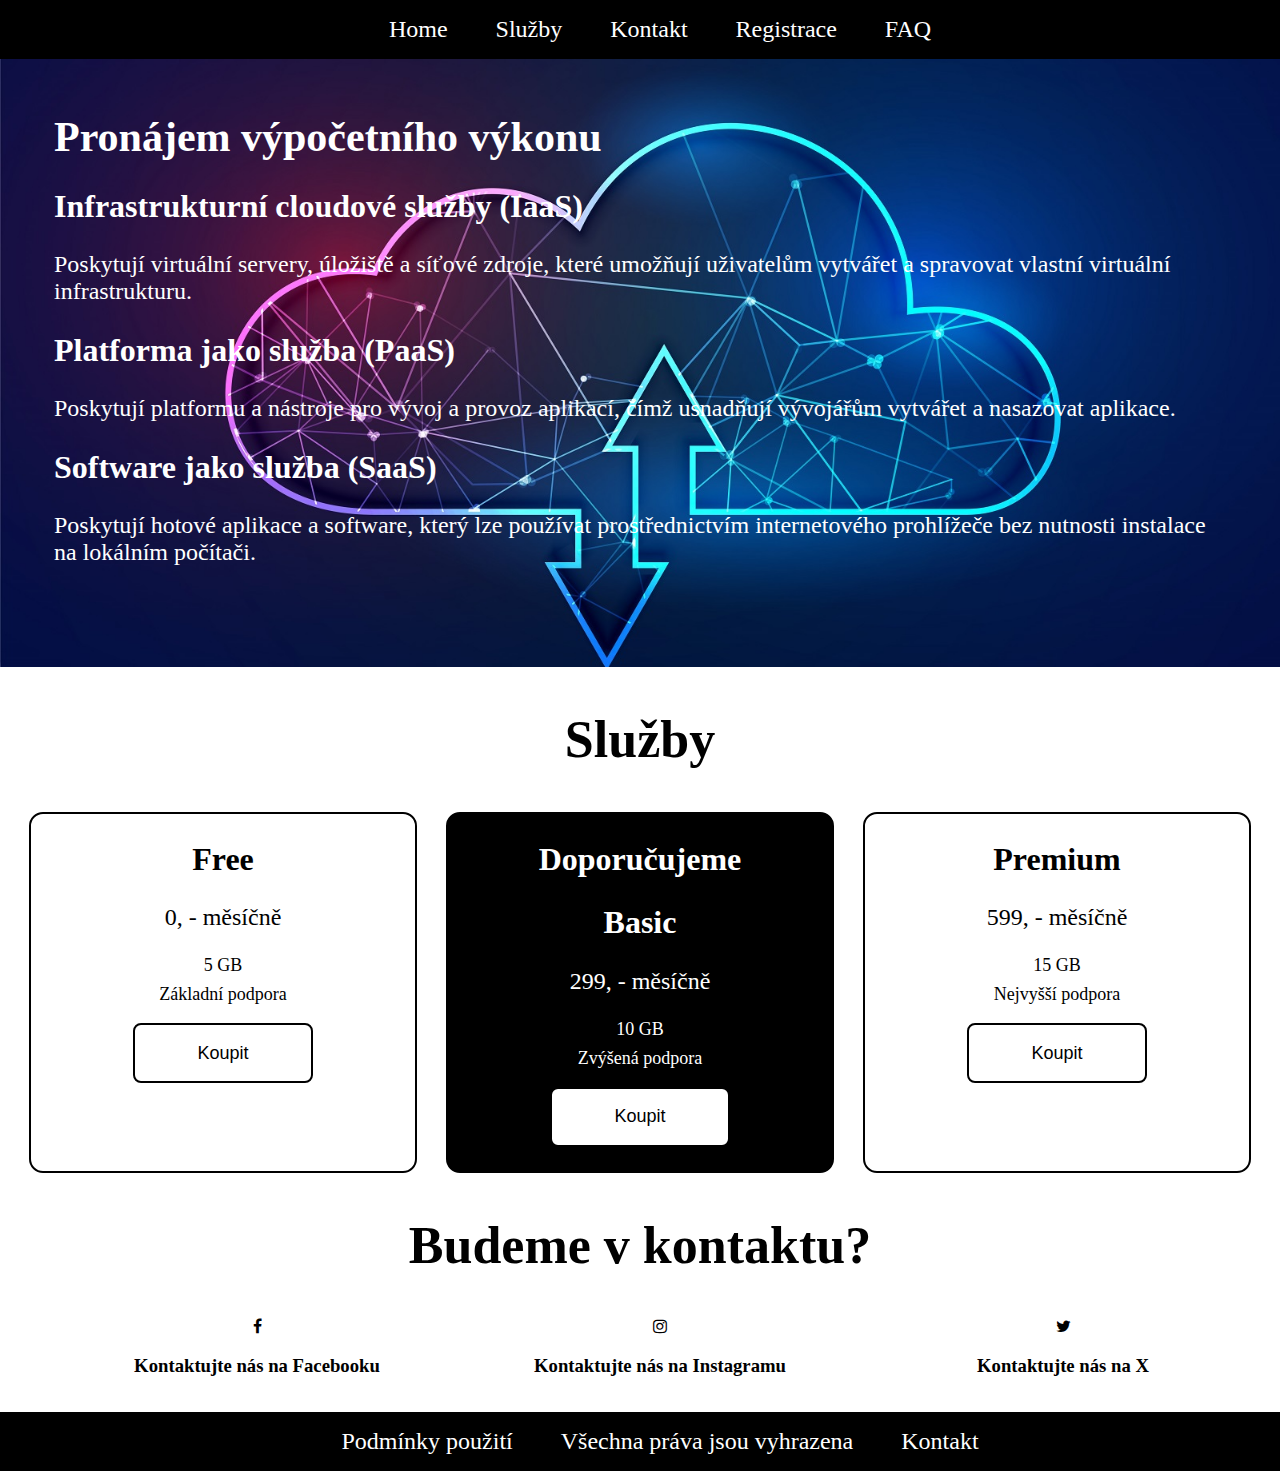
<file: index.html>
<!DOCTYPE html>
<html lang="en">
<head>
    <meta charset="UTF-8">
    <title>Webový hosting</title>
    <link>
    <link rel="stylesheet" href="assets/styles/styles.css">
    <link rel="stylesheet" href="https://cdnjs.cloudflare.com/ajax/libs/font-awesome/4.7.0/css/font-awesome.min.css">
</head>
<body>
<header>
    <nav class="navigation-menu">
        <ul class="nav-links">
            <li class="nav-link">Home</li>
            <li class="nav-link"><a href="services.html">Služby</a></li>
            <li class="nav-link"><a href="kontakt.html">Kontakt</a></li>
            <li class="nav-link"><a href="registration/index.html">Registrace</a></li>
            <li class="nav-link"><a href="úkol/index.html">FAQ</a></li>
        </ul>
    </nav>
</header>
<main>
    <div class="main-page-info">
         <h1 class="main-heading">Pronájem výpočetního výkonu</h1>
        <h2>Infrastrukturní cloudové služby (IaaS)</h2>
        <p>Poskytují virtuální servery, úložiště a síťové zdroje, které umožňují uživatelům vytvářet a spravovat vlastní virtuální infrastrukturu.</p>
        <h2>Platforma jako služba (PaaS)</h2>
        <p>Poskytují platformu a nástroje pro vývoj a provoz aplikací, čímž usnadňují vývojářům vytvářet a nasazovat aplikace.</p>
        <h2>Software jako služba (SaaS)</h2>
        <p>Poskytují hotové aplikace a software, který lze používat prostřednictvím internetového prohlížeče bez nutnosti instalace na lokálním počítači.</p>
    </div>
</main>
<h2 class="services-heading">Služby</h2>
     <div class="main-page-services">
         <div class="service-item">
             <h2>Free</h2>
             <p>0, - měsíčně</p>
             <ul class="service-description">
                 <li>5 GB </li>
                 <li>Základní podpora</li>
             </ul>
             <button class="service-btn-buy">Koupit</button>
         </div>
         <div class="service-item recommended">
             <h2 class="headinig-recommended"> Doporučujeme</h2>
             <h2>Basic</h2>
             <p>299, - měsíčně</p>
             <ul class="service-description">
                 <li>10 GB</li>
                 <li>Zvýšená podpora</li>
             </ul>
             <button class="service-btn-buy">Koupit</button>
         </div>
         <div class="service-item">
             <h2>Premium</h2>
             <p>599, - měsíčně</p>
             <ul class="service-description">
                 <li>15 GB</li>
                 <li>Nejvyšší podpora</li>
             </ul>
             <button class="service-btn-buy">Koupit</button>
         </div>
     </div>
    <h2 class="social-media-heading">Budeme v kontaktu?</h2>
     <div class="main-page-social-media">
         <ul class="social-media-items">
             <li class="social-media-item">
                 <i class="fa fa-facebook" style="color: black"></i>
                 <h3>Kontaktujte nás na Facebooku</h3>
             </li>
             <li class="social-media-item">
                 <i class="fa fa-instagram" style="color: black"></i>
                 <h3>Kontaktujte nás na Instagramu</h3>
             </li>
             <li class="social-media-item">
                 <i class="fa fa-twitter" style="color: black"></i>
                 <h3>Kontaktujte nás na X</h3>
             </li>
         </ul>
     </div>
</body>
<header>
    <nav class="navigation-menu">
        <ul class="nav-links">
            <li class="nav-link">Podmínky použití</li>
            <li class="nav-link">Všechna práva jsou vyhrazena</li>
            <li class="nav-link">Kontakt</li>
        </ul>
    </nav>
</header>
</html>
</file>
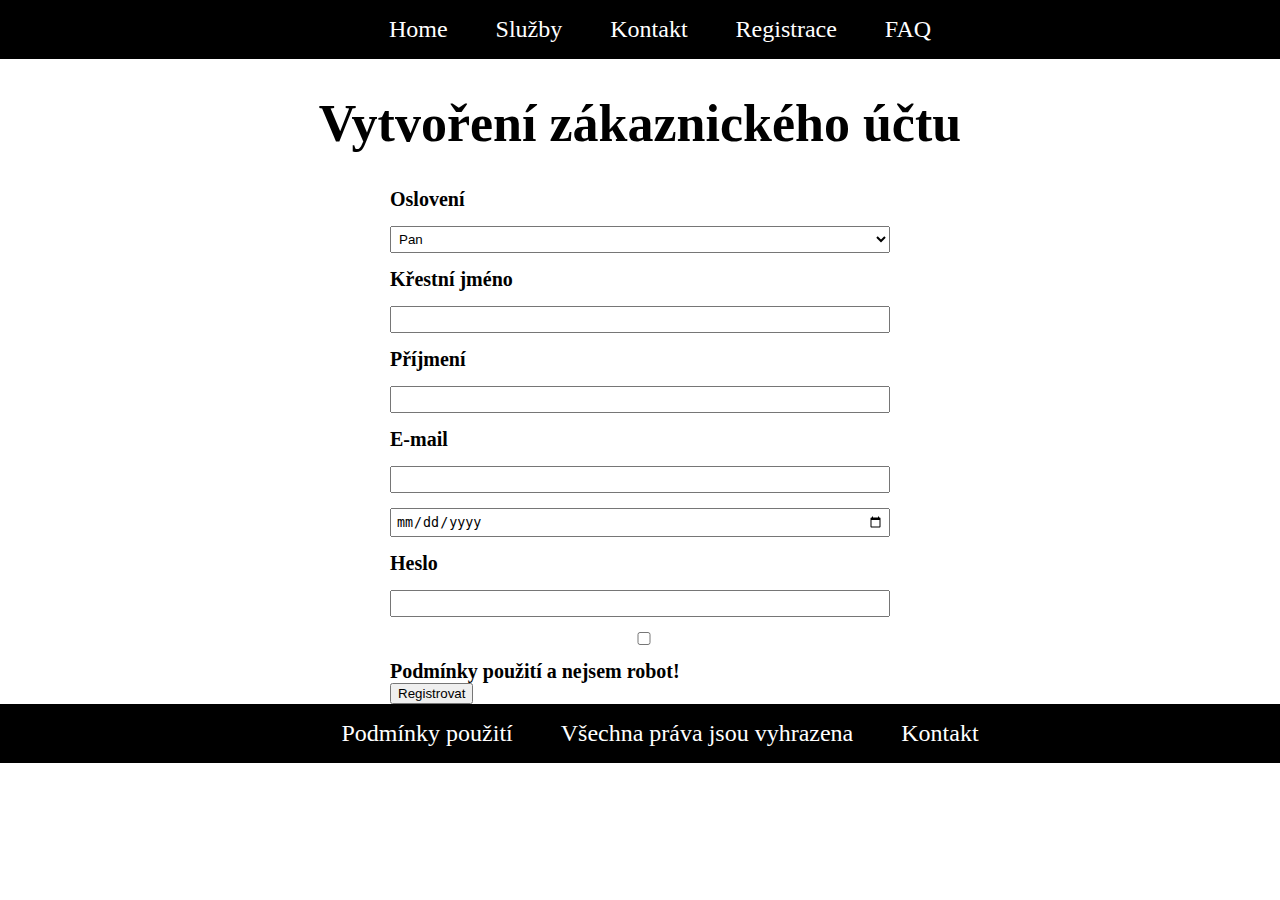
<file: registration/index.html>
<!DOCTYPE html>
<html lang="en">
<head>
  <meta charset="UTF-8">
  <title>Registrace</title>
  <link rel="stylesheet" href="form.css">
  <link rel="stylesheet" href="/assets/styles/styles.css">
</head>
<body>
<header>
  <nav class="navigation-menu">
    <ul class="nav-links">
      <li class="nav-link"><a href="../index.html">Home</a></li>
      <li class="nav-link"><a href="../services.html">Služby</a></li>
      <li class="nav-link"><a href="../kontakt.html">Kontakt</a></li>
      <li class="nav-link"><a href="/registration/index.html">Registrace</a></li>
      <li class="nav-link"><a href="../úkol/index.html">FAQ</a></li>
    </ul>
  </nav>
</header>
<main>
  <h1 class="registration-heading">Vytvoření zákaznického účtu</h1>
  <form class="sign-up-form">
    <label for="title">Oslovení</label>
        <select id="title">
          <option>Pan</option>
          <option>Paní</option>
          <option>Nevím</option>
        </select>
    <label for="first-name">Křestní jméno</label>
    <input type="text" id="first-name">
    <label for="last-name">Příjmení</label>
    <input type="text" id="last-name">
    <label for="mail">E-mail</label>
    <input type="email" id="mail">
    <label for="birth-date"></label>
    <input type="date" id="birth-date">
    <label for="password">Heslo</label>
    <input type="password" id="password">
    <input type="checkbox" id="agree-terms">
    <label for="agree-terms">Podmínky použití a nejsem robot!</label>
    <button type="submit">Registrovat</button>
  </form>
</main>
<footer>
  <nav class="navigation-menu">
    <ul class="nav-links">
      <li class="nav-link">Podmínky použití</li>
      <li class="nav-link">Všechna práva jsou vyhrazena</li>
      <li class="nav-link">Kontakt</li>
    </ul>
  </nav>
</footer>
</body>
</html>
</file>
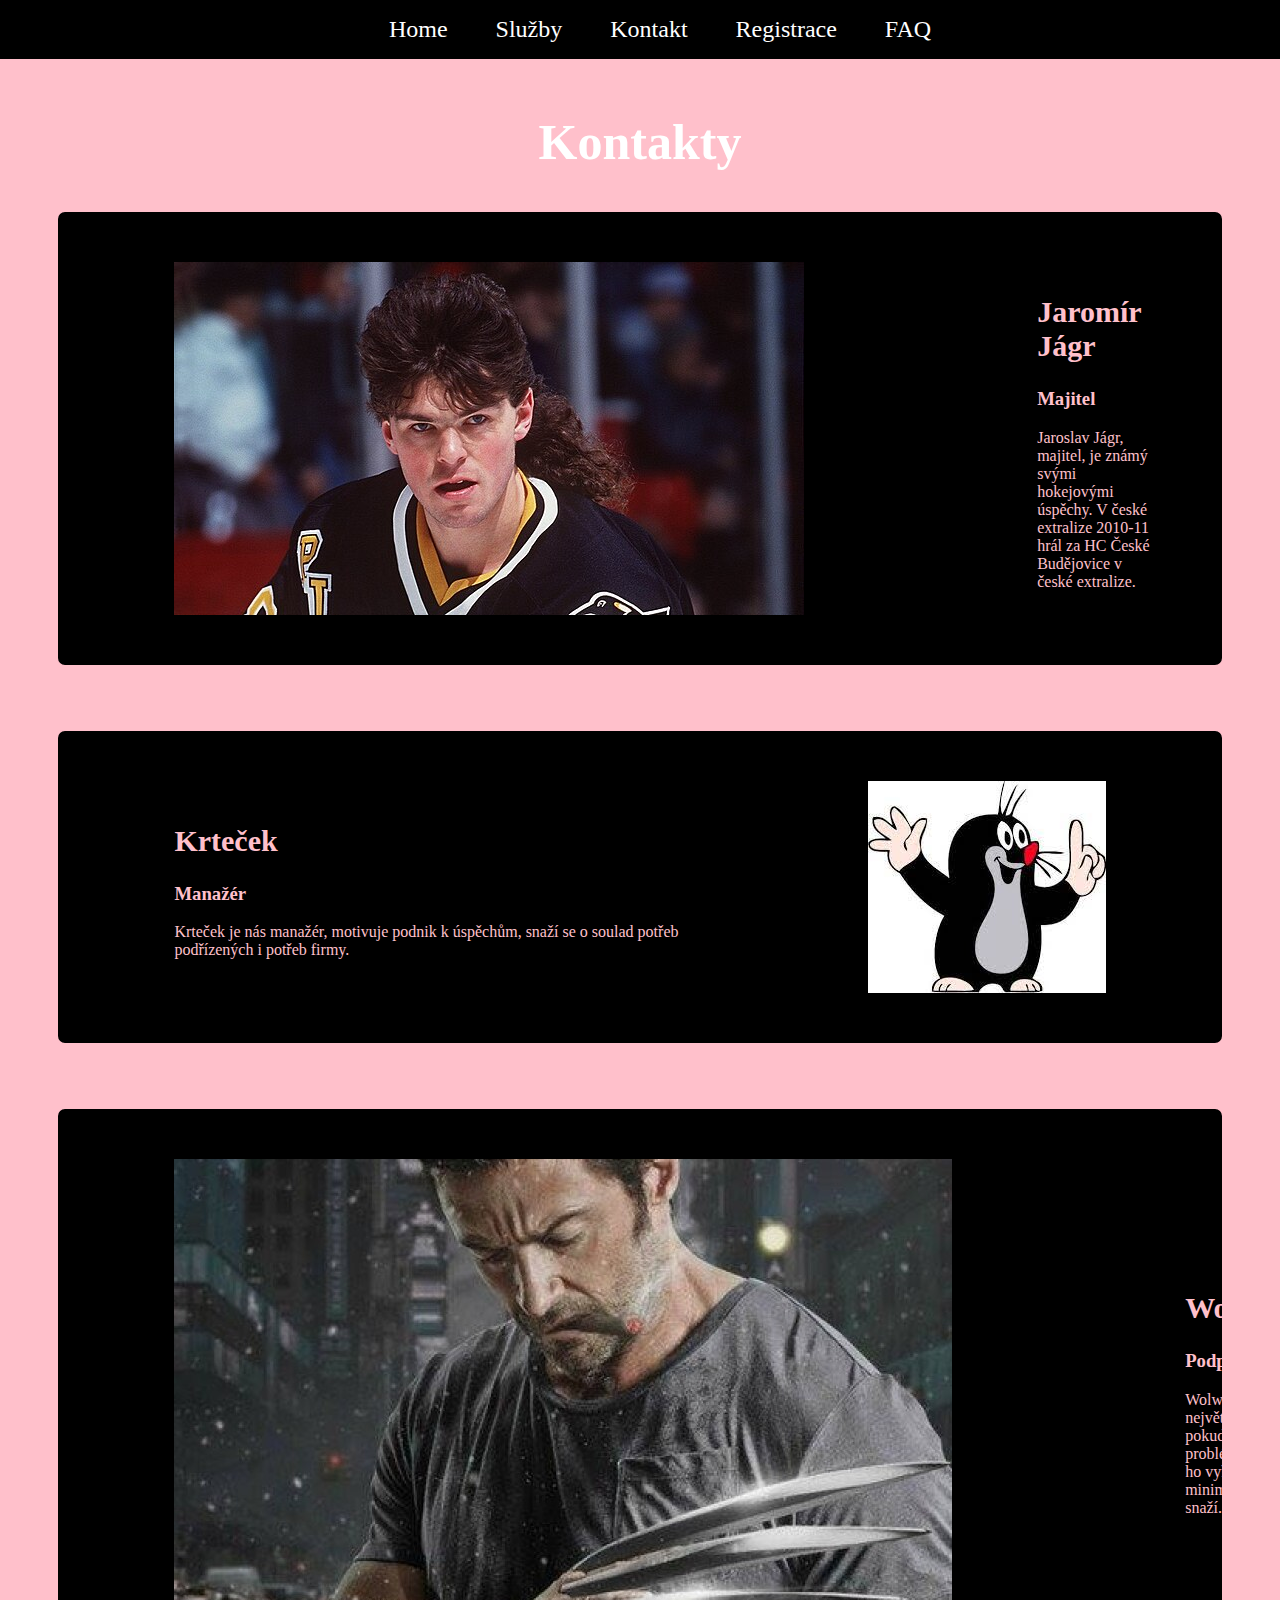
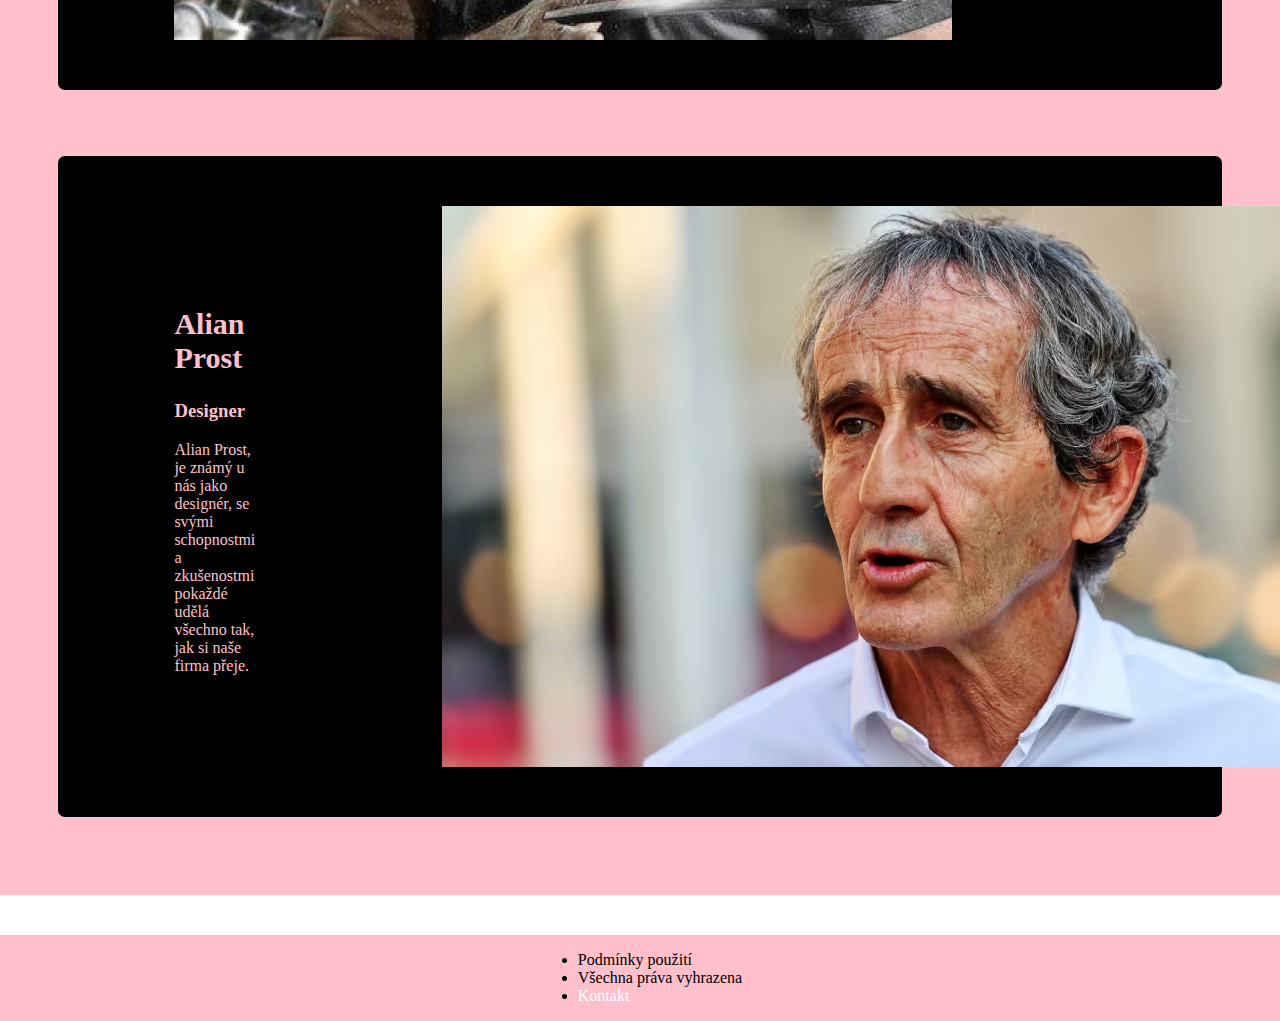
<file: kontakt.html>
<!DOCTYPE html>
<html lang="cs">
<head>
    <meta charset="UTF-8">
    <title>Kontakty</title>
    <link rel="stylesheet" href="assets/styles/styles.css">
</head>
<header>
    <nav class="navigation-menu">
        <ul class="nav-links">
            <li class="nav-link"><a href="index.html">Home</a></li>
            <li class="nav-link"><a href="services.html">Služby</a></li>
            <li class="nav-link"><a href="kontakt.html">Kontakt</a></li>
            <li class="nav-link"><a href="registration/index.html">Registrace</a></li>
            <li class="nav-link"><a href="úkol/index.html">FAQ</a></li>
        </ul>
    </nav>
</header>
<body>
<main class="kontakty">
    <h1>Kontakty</h1>
    <div class="kontakt-main">
        <img src="/assets/images/jaroslav.jpg" alt="Jane">
        <div class="kontakt-info">
            <h2>Jaromír Jágr</h2>
            <h3>Majitel</h3>
            <p>Jaroslav Jágr, majitel, je známý svými hokejovými úspěchy. V české extralize 2010-11 hrál za HC České Budějovice v české extralize.</p>
        </div>
    </div>

    <div class="kontakt-main">
        <div class="kontakt-info">
            <h2>Krteček</h2>
            <h3>Manažér</h3>
            <p>Krteček je nás manažér, motivuje podnik k úspěchům, snaží se o soulad potřeb podřízených i potřeb firmy.</p>
        </div>
        <img src="/assets/images/krtecek.jpg" alt="Druhá osoba">
    </div>

    <div class="kontakt-main">
        <img src="/assets/images/wolverine.jpg" alt="Třetí osoba">
        <div class="kontakt-info">
            <h2>Wolverine</h2>
            <h3>Podpora</h3>
            <p>Wolwerine je u náš největší podpora, pokud je nějaký problém, vždycky ho vyřeší nebo se minimálně o to snaží.</p>
        </div>
    </div>

    <div class="kontakt-main">
        <div class="kontakt-info">
            <h2>Alian Prost</h2>
            <h3>Designer</h3>
            <p>Alian Prost, je známý u nás jako designér, se svými schopnostmi a zkušenostmi pokaždé udělá všechno tak, jak si naše firma přeje. </p>
        </div>
        <img src="/assets/images/alian.jpg" alt="Čtvrtá osoba">
    </div>
</main>
<footer>
    <nav class="footer-menu">
        <ul class="footer-links">
            <li class="footer-link">Podmínky použití</li>
            <li class="footer-link">Všechna práva vyhrazena</li>
            <li class="footer-link"><a href="kontakt.html">Kontakt</a></li>
        </ul>
    </nav>
</footer>
</body>
</file>
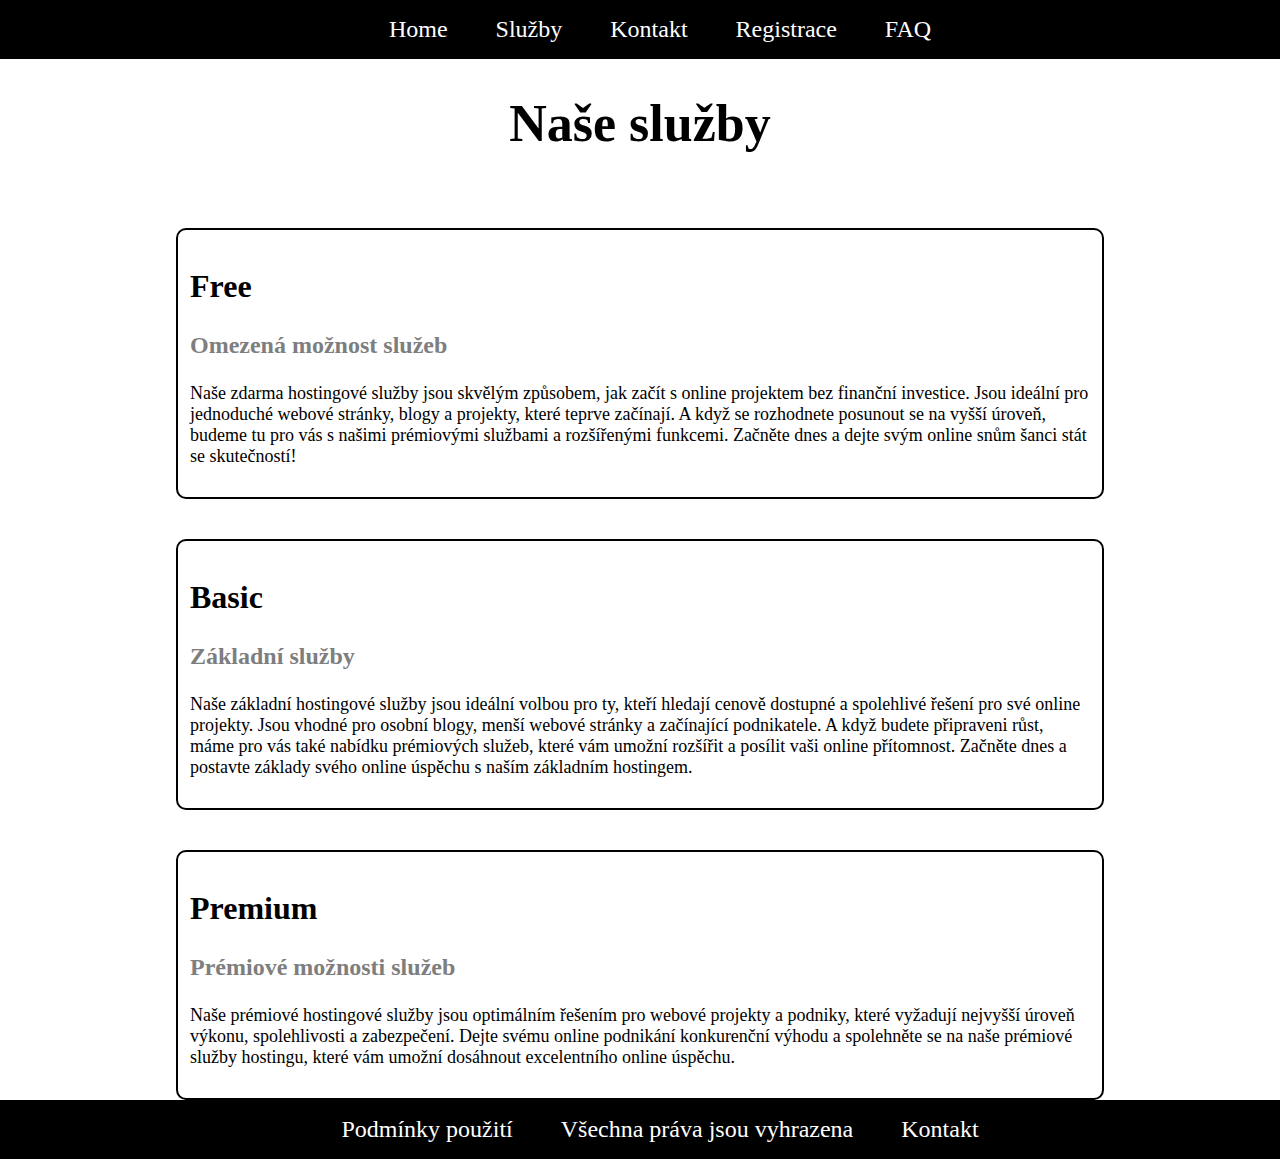
<file: services.html>
<!DOCTYPE html>
<html lang="en">
<head>
    <meta charset="UTF-8">
    <title>Služby</title>
    <link rel="stylesheet" href="assets/styles/styles.css">
    <link rel="stylesheet" href="https://cdnjs.cloudflare.com/ajax/libs/font-awesome/4.7.0/css/font-awesome.min.css">
</head>
<body>
<header>
  <nav class="navigation-menu">
    <ul class="nav-links">
      <li class="nav-link"><a href="index.html">Home</a></li>
      <li class="nav-link"><a href="services.html">Služby</a></li>
      <li class="nav-link"><a href="kontakt.html">Kontakt</a></li>
      <li class="nav-link"><a href="registration/index.html">Registrace</a></li>
      <li class="nav-link"><a href="úkol/index.html">FAQ</a></li>
    </ul>
  </nav>
</header>
<main>
  <h1 class="services-heading">Naše služby</h1>
  <div class="services-container"></div>
    <div class="service-card">
      <h2>Free</h2>
      <h3>Omezená možnost služeb</h3>
      <p>Naše zdarma hostingové služby jsou skvělým způsobem, jak začít s online projektem bez finanční investice. Jsou ideální pro jednoduché webové stránky, blogy a projekty, které teprve začínají. A když se rozhodnete posunout se na vyšší úroveň, budeme tu pro vás s našimi prémiovými službami a rozšířenými funkcemi. Začněte dnes a dejte svým online snům šanci stát se skutečností!</p>
    </div>
    <div class="service-card">
      <h2>Basic</h2>
      <h3>Základní služby</h3>
      <p>Naše základní hostingové služby jsou ideální volbou pro ty, kteří hledají cenově dostupné a spolehlivé řešení pro své online projekty. Jsou vhodné pro osobní blogy, menší webové stránky a začínající podnikatele. A když budete připraveni růst, máme pro vás také nabídku prémiových služeb, které vám umožní rozšířit a posílit vaši online přítomnost. Začněte dnes a postavte základy svého online úspěchu s naším základním hostingem.
      </p>
    </div>
    <div class="service-card">
      <h2>Premium</h2>
      <h3>Prémiové možnosti služeb</h3>
      <p>Naše prémiové hostingové služby jsou optimálním řešením pro webové projekty a podniky, které vyžadují nejvyšší úroveň výkonu, spolehlivosti a zabezpečení. Dejte svému online podnikání konkurenční výhodu a spolehněte se na naše prémiové služby hostingu, které vám umožní dosáhnout excelentního online úspěchu.</p>
    </div>
</main>
<footer>
  <nav class="navigation-menu">
    <ul class="nav-links">
      <li class="nav-link">Podmínky použití</li>
      <li class="nav-link">Všechna práva jsou vyhrazena</li>
      <li class="nav-link">Kontakt</li>
    </ul>
  </nav>
</footer>
</body>
</html>
</file>
<file: assets/styles/styles.css>
.nav-links {
    list-style: none;
    display: flex;
}

.navigation-menu {
    display: flex;
    justify-content: center;
    background-color: #000000
}
body{
    margin: 0;
}
.nav-link {
    margin-left: 24px;
    margin-right: 24px;
    font-size: 24px;
    color: #ffff
}

.main-page-info {
    background-image: url("/assets/images/cloud-background.jpg");
    background-size: cover;
    background-repeat: no-repeat;
    height: 500px;
    background-position: center;
    padding: 54px;
    color: #ffff;
    font-size: 24px;

}

.main-heading {
    color: #ffff;
    font-size: 42px;
    margin: 0;
    /* padding-left: 32px;
     padding-right: 32px;*/

}

.main-page-info h2 {
    font-size: 32px;
}

.main-page-info p {
    font-size: 24px;
}

.services-heading, .social-media-heading, .registration-heading, .registration-heading- {
    font-size: 52px;
    text-align: center;
}

.main-page-services {
    display: flex;
    justify-content: space-evenly;
    width: 100%;
}

.service-item {
    border-style: solid;
    border-color: #000000;
    border-width: 2px;
    width: 30%;
    text-align: center;
    border-radius: 14px;
}

.service-item h2 {
    font-size: 32px;
}

.service-item p {
    font-size: 24px;

}

.service-item ul {
    list-style: none;
    padding: 0;
}

.service-description {
    list-style: none;
    padding: 4px;
    font-size: 18px;
}

.service-item.recommended {
    background-color: #000000;
    color: #ffff;
}

.service-description li {
    margin: 8px;
}

.service-btn-buy {
    width: 180px;
    height: 60px;
    margin-bottom: 24px;
    font-size: 18px;
    border: solid 2px #000000;
    border-radius: 8px;
    background-color: #ffff;
}

.service-btn-buy:hover {
    color: #ffff;
    background-color: #000000;

}

.heading-recommended {
    background-color: #ffff;
    color: #000000;
    text-align: center;
}

.social-media-items {
    list-style: none;
    display: flex;
    justify-content: space-evenly;
    text-align: center;
}

.fa {
    font-size: 10px;
}

.fa:hover {
    color: rgba(122, 122, 122);

}

.footer-menu {
    display: flex;
    justify-content: center;
    background-color: pink;
    width: 100%;
    margin-top: 40px;
}

.social-media-item {
    width: 30%;
}

a:link {
    text-decoration: none;
    color:white;
}
a:active {
    text-decoration: none;
    color:white;
}
a{
    color: white;
}
.kontakt-main {
    display: flex;
    align-items: center;
    margin-bottom: 50px;
    border-style: solid;
    border-color: pink;
    border-width: 8px;
    border-radius:  15px;
    background-color: black;
    padding: 50px 0px 50px 0px;
    margin-left: 50px;
    margin-right: 50px;
}
.kontakt-main img {
    margin-right: 10%;
    margin-left: 10%;
}
.kontakt-info {
    flex: 2;
    color: pink;
    margin-left: 10%;
    padding-right: 70px;
}
.kontakty{
    background-color: pink;
    background-size: cover;
    width: 100%;
    background-position: center;
    background-repeat: no-repeat;
    padding-top: 20px;
    padding-bottom: 20px;
}
.kontakty h1{
    color: white;
    text-align: center;
    font-size: 50px;
}
.kontakt-info h2{
    font-size: 30px;
}
.kontakt-info h3{
    color: pink;
}

.services-container {
    display: flex;
    flex-direction: column;
    width: 100%;
}

.service-card {
    border: solid 2px #000000;
    width: 900px;
    margin: 40px auto auto;
    padding: 12px;
    border-radius: 10px;
}

.service-card:hover {
    border-color: rgba(187, 210, 225, 8.7);
}

.service-card h2 {
    font-size: 32px;
}

.service-card h3 {
    color: #7e7e7e;
    font-size: 24px;
}

.service-card p {
    font-size: 18px;
}
</file>
<file: registration/form.css>
* {
    box-sizing: border-box;
}

.sign-up-form label,
.sign-up-form select,
.sign-up-form input {
    display: block;
    margin-top: 15px;
    width: 100%;
}

.sign-up-form {
    margin-left: auto;
    margin-right: auto;
    width: 500px;
}

.sign-up-form label {
    font-weight: bold;
    font-size: 20px;
}

.sign-up-form input,
.sign-up-form select {
    padding: 4px;
}
</file>
